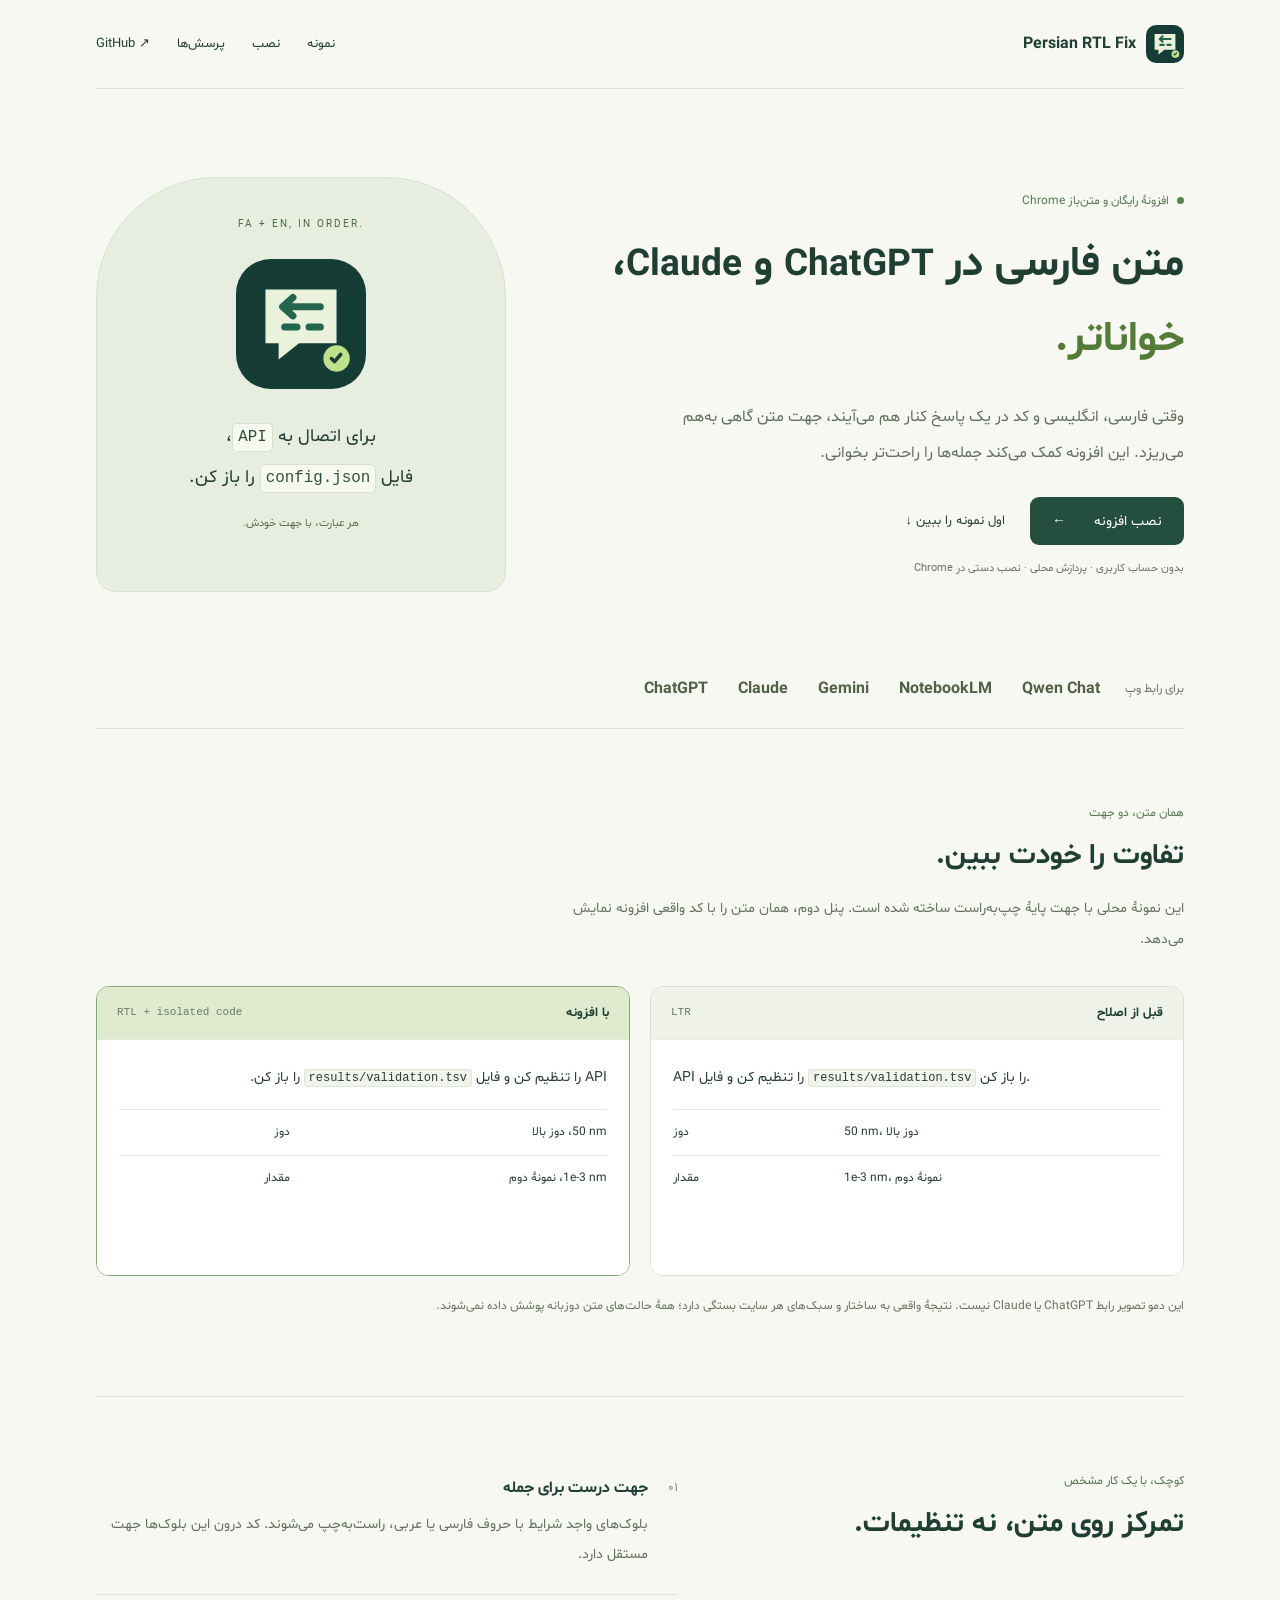
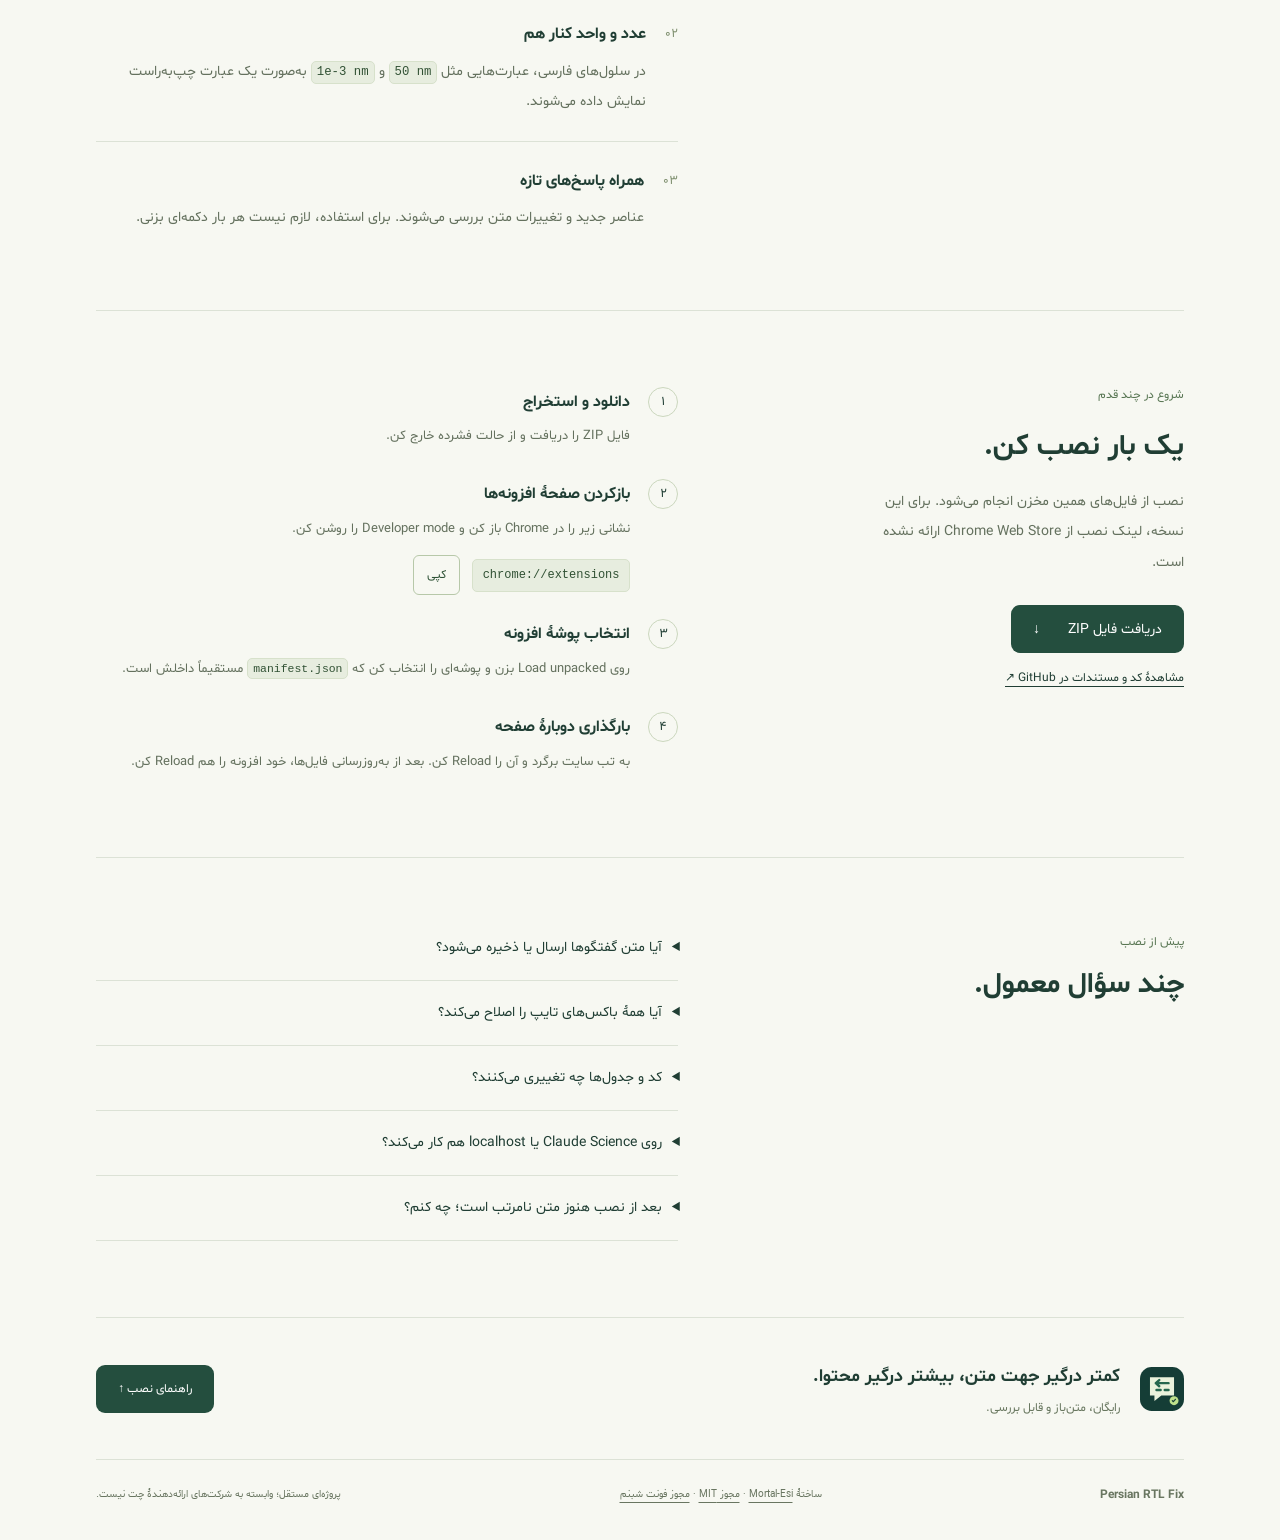
<file: docs/index.html>
<!doctype html>
<html lang="fa" dir="rtl">
<head>
  <meta charset="utf-8">
  <meta name="google-site-verification" content="Dzjs3dwL2qBqVrsQpkZq3X5v0UDGuTRKTL1tZBFpmYI">
  <meta name="viewport" content="width=device-width, initial-scale=1">
  <title>اصلاح متن فارسی در ChatGPT و Claude | Persian RTL Fix</title>
  <meta name="description" content="افزونهٔ رایگان Chrome برای بهبود جهت متن فارسی و انگلیسی در ChatGPT، Claude، Gemini و دیگر رابط‌های چت. نمونهٔ قبل و بعد، نصب دستی و راهنمای رفع مشکل.">
  <link rel="canonical" href="https://mortal-esi.github.io/ai-chat-persian-rtl-fix/">
  <meta name="robots" content="index,follow">
  <meta name="theme-color" content="#153d36">
  <meta property="og:type" content="website">
  <meta property="og:locale" content="fa_IR">
  <meta property="og:title" content="متن فارسی در ChatGPT و Claude، خواناتر.">
  <meta property="og:description" content="افزونهٔ رایگان و متن‌باز برای بهبود نمایش فارسی در کنار انگلیسی؛ همراه با دموی واقعی و راهنمای نصب.">
  <meta property="og:url" content="https://mortal-esi.github.io/ai-chat-persian-rtl-fix/">
  <meta property="og:image" content="https://mortal-esi.github.io/ai-chat-persian-rtl-fix/assets/social.png">
  <meta name="twitter:card" content="summary_large_image">
  <link rel="icon" href="assets/logo.svg" type="image/svg+xml">
  <link rel="preload" href="assets/Shabnam.woff2" as="font" type="font/woff2" crossorigin>
  <link rel="stylesheet" href="site.css">
  <script src="site.js" defer></script>
</head>
<body>
<a class="skip" href="#main">رفتن به محتوای اصلی</a>
<div class="shell">
  <header class="nav">
    <a class="brand" href="./" aria-label="صفحهٔ اصلی Persian RTL Fix"><img src="assets/logo.svg" width="38" height="38" alt=""><span dir="ltr">Persian RTL Fix</span></a>
    <nav aria-label="منوی اصلی"><a href="#demo">نمونه</a><a href="#install">نصب</a><a href="#faq">پرسش‌ها</a><a href="https://github.com/Mortal-Esi/ai-chat-persian-rtl-fix" dir="ltr">GitHub ↗</a></nav>
  </header>
  <main id="main">
    <section class="hero" aria-labelledby="hero-title">
      <div class="hero-copy">
        <p class="eyebrow"><span aria-hidden="true"></span> افزونهٔ رایگان و متن‌باز Chrome</p>
        <h1 id="hero-title">متن فارسی در <bdi>ChatGPT</bdi> و <bdi>Claude</bdi>،<br><em>خواناتر.</em></h1>
        <p class="lead">وقتی فارسی، انگلیسی و کد در یک پاسخ کنار هم می‌آیند، جهت متن گاهی به‌هم می‌ریزد. این افزونه کمک می‌کند جمله‌ها را راحت‌تر بخوانی.</p>
        <div class="actions"><a class="button primary" href="#install">نصب افزونه <span aria-hidden="true">←</span></a><a class="text-link" href="#demo">اول نمونه را ببین ↓</a></div>
        <p class="fine">بدون حساب کاربری · پردازش محلی · نصب دستی در Chrome</p>
      </div>
      <aside class="hero-art" aria-label="نشان افزونه و نمونهٔ متن ترکیبی">
        <span class="art-label" dir="ltr">FA + EN, IN ORDER.</span>
        <img src="assets/logo.svg" width="160" height="160" alt="نشان حباب گفتگو با فلش راست‌به‌چپ">
        <p>برای اتصال به <code>API</code>،<br>فایل <code>config.json</code> را باز کن.</p>
        <span class="art-caption">هر عبارت، با جهت خودش.</span>
      </aside>
    </section>
    <section class="hosts" aria-label="سایت‌های هدف"><span>برای رابط وبِ</span><div dir="ltr"><span>ChatGPT</span><span>Claude</span><span>Gemini</span><span>NotebookLM</span><span>Qwen Chat</span></div></section>

    <section id="demo" class="section demo">
      <div class="section-head"><p class="eyebrow">همان متن، دو جهت</p><h2>تفاوت را خودت ببین.</h2><p>این نمونهٔ محلی با جهت پایهٔ چپ‌به‌راست ساخته شده است. پنل دوم، همان متن را با کد واقعی افزونه نمایش می‌دهد.</p></div>
      <div class="demo-grid">
        <article class="demo-card before"><div class="demo-title"><h3>قبل از اصلاح</h3><span dir="ltr">LTR</span></div><iframe src="demo-before.html" title="متن ترکیبی با جهت اولیهٔ چپ‌به‌راست" loading="lazy"></iframe></article>
        <article class="demo-card after"><div class="demo-title"><h3>با افزونه</h3><span dir="ltr">RTL + isolated code</span></div><iframe src="demo-after.html" title="همان متن پس از اجرای کد واقعی افزونه" loading="lazy"></iframe></article>
      </div>
      <p class="note">این دمو تصویر رابط ChatGPT یا Claude نیست. نتیجهٔ واقعی به ساختار و سبک‌های هر سایت بستگی دارد؛ همهٔ حالت‌های متن دوزبانه پوشش داده نمی‌شوند.</p>
    </section>

    <section class="section details-section">
      <div class="section-head"><p class="eyebrow">کوچک، با یک کار مشخص</p><h2>تمرکز روی متن، نه تنظیمات.</h2></div>
      <div class="feature-lines">
        <article><span class="number">۰۱</span><div><h3>جهت درست برای جمله</h3><p>بلوک‌های واجد شرایط با حروف فارسی یا عربی، راست‌به‌چپ می‌شوند. کد درون این بلوک‌ها جهت مستقل دارد.</p></div></article>
        <article><span class="number">۰۲</span><div><h3>عدد و واحد کنار هم</h3><p>در سلول‌های فارسی، عبارت‌هایی مثل <code>50 nm</code> و <code>1e-3 nm</code> به‌صورت یک عبارت چپ‌به‌راست نمایش داده می‌شوند.</p></div></article>
        <article><span class="number">۰۳</span><div><h3>همراه پاسخ‌های تازه</h3><p>عناصر جدید و تغییرات متن بررسی می‌شوند. برای استفاده، لازم نیست هر بار دکمه‌ای بزنی.</p></div></article>
      </div>
    </section>

    <section id="install" class="section install">
      <div class="install-copy"><p class="eyebrow">شروع در چند قدم</p><h2>یک بار نصب کن.</h2><p>نصب از فایل‌های همین مخزن انجام می‌شود. برای این نسخه، لینک نصب از Chrome Web Store ارائه نشده است.</p><a class="button primary" href="https://github.com/Mortal-Esi/ai-chat-persian-rtl-fix/archive/refs/heads/main.zip">دریافت فایل ZIP <span aria-hidden="true">↓</span></a><a class="source-link" href="https://github.com/Mortal-Esi/ai-chat-persian-rtl-fix">مشاهدهٔ کد و مستندات در GitHub ↗</a></div>
      <ol class="steps">
        <li><span>۱</span><div><h3>دانلود و استخراج</h3><p>فایل ZIP را دریافت و از حالت فشرده خارج کن.</p></div></li>
        <li><span>۲</span><div><h3>بازکردن صفحهٔ افزونه‌ها</h3><p>نشانی زیر را در Chrome باز کن و <bdi>Developer mode</bdi> را روشن کن.</p><div class="copy-row"><code id="extensions-url">chrome://extensions</code><button id="copy-url" type="button" aria-label="کپی نشانی صفحهٔ افزونه‌ها">کپی</button><span class="sr-only" id="copy-status" role="status"></span></div></div></li>
        <li><span>۳</span><div><h3>انتخاب پوشهٔ افزونه</h3><p>روی <bdi>Load unpacked</bdi> بزن و پوشه‌ای را انتخاب کن که <code>manifest.json</code> مستقیماً داخلش است.</p></div></li>
        <li><span>۴</span><div><h3>بارگذاری دوبارهٔ صفحه</h3><p>به تب سایت برگرد و آن را Reload کن. بعد از به‌روزرسانی فایل‌ها، خود افزونه را هم Reload کن.</p></div></li>
      </ol>
    </section>

    <section id="faq" class="section faq">
      <div class="section-head"><p class="eyebrow">پیش از نصب</p><h2>چند سؤال معمول.</h2></div>
      <div class="questions">
        <details><summary>آیا متن گفتگوها ارسال یا ذخیره می‌شود؟</summary><p>کد فعلی افزونه متن گفتگو را جمع‌آوری، ارسال یا ذخیره نمی‌کند؛ پردازش روی همان صفحه انجام می‌شود. مجوز <code>activeTab</code> برای بررسی دامنهٔ تب هنگام کلیک روی آیکون است. این موضوع به معنی تغییر سیاست حریم خصوصی سایت میزبان نیست.</p></details>
        <details><summary>آیا همهٔ باکس‌های تایپ را اصلاح می‌کند؟</summary><p>خیر. عناصر <code>contenteditable</code> می‌توانند کلاس جهت بگیرند، اما متن ویرایشگر بازنویسی نمی‌شود. <code>textarea</code> و <code>input</code> از پردازش کنار گذاشته شده‌اند.</p></details>
        <details><summary>کد و جدول‌ها چه تغییری می‌کنند؟</summary><p>محتوای کد بازنویسی نمی‌شود. سلول‌های جدول واجد شرایط راست‌چین می‌شوند، بدون تغییر مستقیم جهت خود جدول. ایزوله‌سازی عدد و واحد به فهرست واحدهای شناخته‌شده و یک گرهٔ متنی محدود است.</p></details>
        <details><summary>روی Claude Science یا localhost هم کار می‌کند؟</summary><p>صفحات <code>http://localhost/*</code> داخل Chrome در فهرست‌اند، با هر پورت. این دسترسی محدود به برنامهٔ خاصی نیست. اجرای افزونه داخل اپ دسکتاپ Claude Science تأیید نشده؛ <code>https://localhost</code> و <code>127.0.0.1</code> هم در فهرست فعلی نیستند.</p></details>
        <details><summary>بعد از نصب هنوز متن نامرتب است؛ چه کنم؟</summary><p>ابتدا افزونه و سپس تب سایت را دوباره بارگذاری کن. پنجرهٔ افزونه پشتیبانی دامنه را نشان می‌دهد، نه اجرای موفق روی تمام بخش‌های صفحه. اگر مشکل باقی ماند، <a href="https://github.com/Mortal-Esi/ai-chat-persian-rtl-fix/issues/new">گزارش اشکال</a> را همراه متن نمونه، نسخهٔ Chrome و تصویر بدون اطلاعات شخصی ثبت کن.</p></details>
      </div>
    </section>
    <section class="closing"><img src="assets/logo.svg" width="44" height="44" alt=""><div><h2>کمتر درگیر جهت متن، بیشتر درگیر محتوا.</h2><p>رایگان، متن‌باز و قابل بررسی.</p></div><a href="#install" class="button primary">راهنمای نصب ↑</a></section>
  </main>
  <footer><span dir="ltr">Persian RTL Fix</span><p>ساختهٔ <a href="https://github.com/Mortal-Esi">Mortal-Esi</a> · <a href="https://github.com/Mortal-Esi/ai-chat-persian-rtl-fix/blob/main/LICENSE">مجوز MIT</a> · <a href="assets/OFL.txt">مجوز فونت شبنم</a></p><p>پروژه‌ای مستقل؛ وابسته به شرکت‌های ارائه‌دهندهٔ چت نیست.</p></footer>
</div>
</body>
</html>
</file>
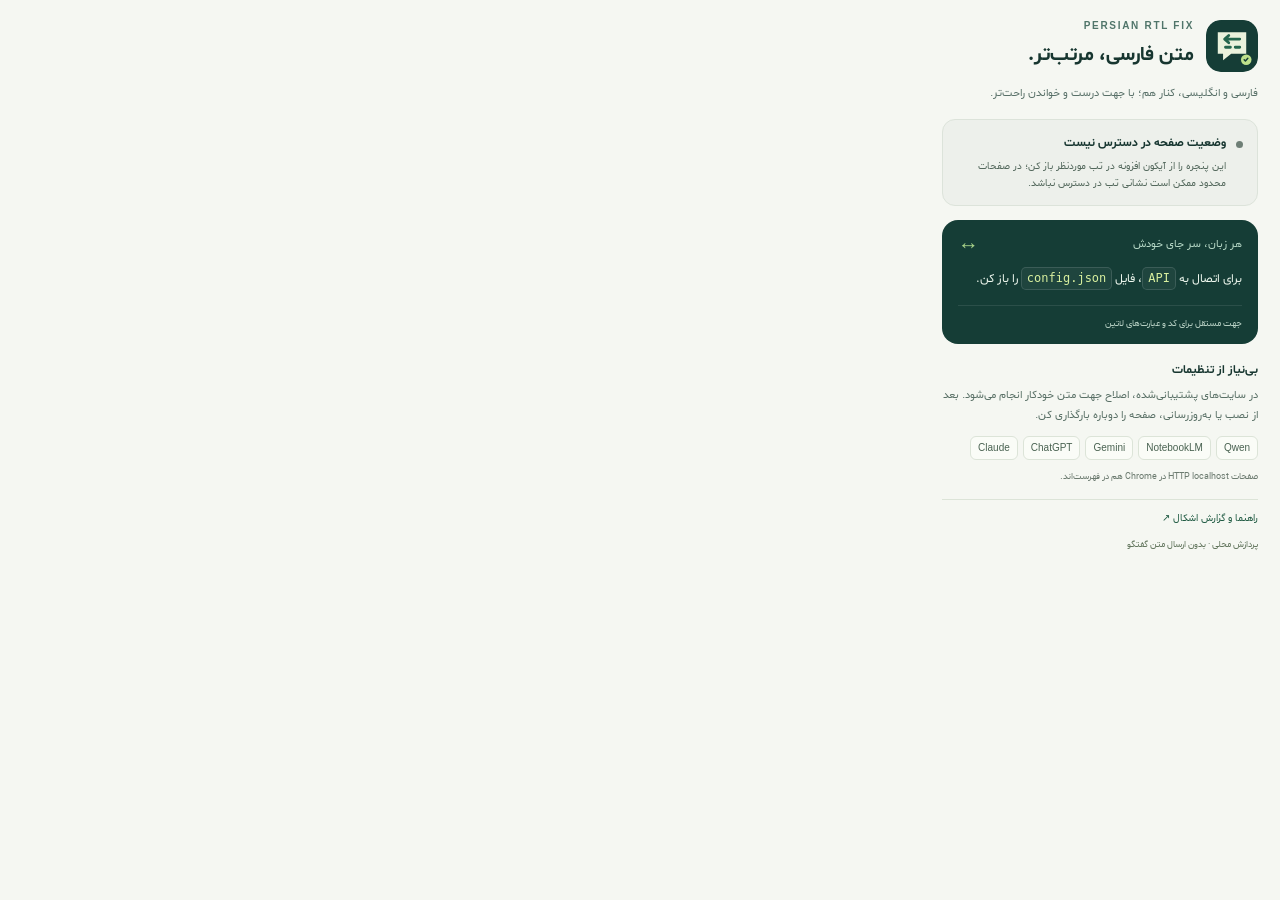
<file: popup.html>
<!doctype html>
<html lang="fa" dir="rtl">
<head>
<meta charset="utf-8">
<meta name="viewport" content="width=device-width, initial-scale=1">
<meta name="color-scheme" content="light">
<title>متن فارسی، مرتب‌تر</title>
<link rel="stylesheet" href="popup.css">
<script src="popup.js" defer></script>
</head>
<body><main>
<header class="brand">
<img src="icons/logo.svg" width="52" height="52" alt="" class="logo">
<div><p class="eyebrow" dir="ltr">PERSIAN RTL FIX</p><h1>متن فارسی، مرتب‌تر.</h1></div>
</header>
<p class="intro">فارسی و انگلیسی، کنار هم؛ با جهت درست و خواندن راحت‌تر.</p>
<section class="status" id="status" data-state="loading" aria-labelledby="status-title" aria-live="polite">
<span class="status-dot" aria-hidden="true"></span>
<div><h2 id="status-title">در حال بررسی صفحه…</h2><bdi id="site" dir="ltr" hidden></bdi><p id="status-detail">دامنهٔ این تب با فهرست افزونه مقایسه می‌شود.</p></div>
</section>
<section class="preview" aria-labelledby="preview-title">
<div class="preview-heading"><h2 id="preview-title">هر زبان، سر جای خودش</h2><span class="mini-mark" aria-hidden="true">↔</span></div>
<p class="sample">برای اتصال به <code dir="ltr">API</code>، فایل <code dir="ltr">config.json</code> را باز کن.</p>
<div class="sample-rule"></div><p class="preview-note">جهت مستقل برای کد و عبارت‌های لاتین</p>
</section>
<section class="how" aria-labelledby="how-title">
<h2 id="how-title">بی‌نیاز از تنظیمات</h2>
<p>در سایت‌های پشتیبانی‌شده، اصلاح جهت متن خودکار انجام می‌شود. بعد از نصب یا به‌روزرسانی، صفحه را دوباره بارگذاری کن.</p>
<div class="platforms" dir="ltr" aria-label="سایت‌های پشتیبانی‌شده"><span>Claude</span><span>ChatGPT</span><span>Gemini</span><span>NotebookLM</span><span>Qwen</span></div>
<p class="local-note">صفحات <bdi dir="ltr">HTTP localhost</bdi> در Chrome هم در فهرست‌اند.</p>
</section>
<footer><a href="https://github.com/Mortal-Esi/ai-chat-persian-rtl-fix#installation" target="_blank" rel="noopener noreferrer">راهنما و گزارش اشکال <span aria-hidden="true">↗</span></a><span class="version" id="version" dir="ltr"></span></footer>
<p class="privacy">پردازش محلی · بدون ارسال متن گفتگو</p>
</main></body>
</html>
</file>
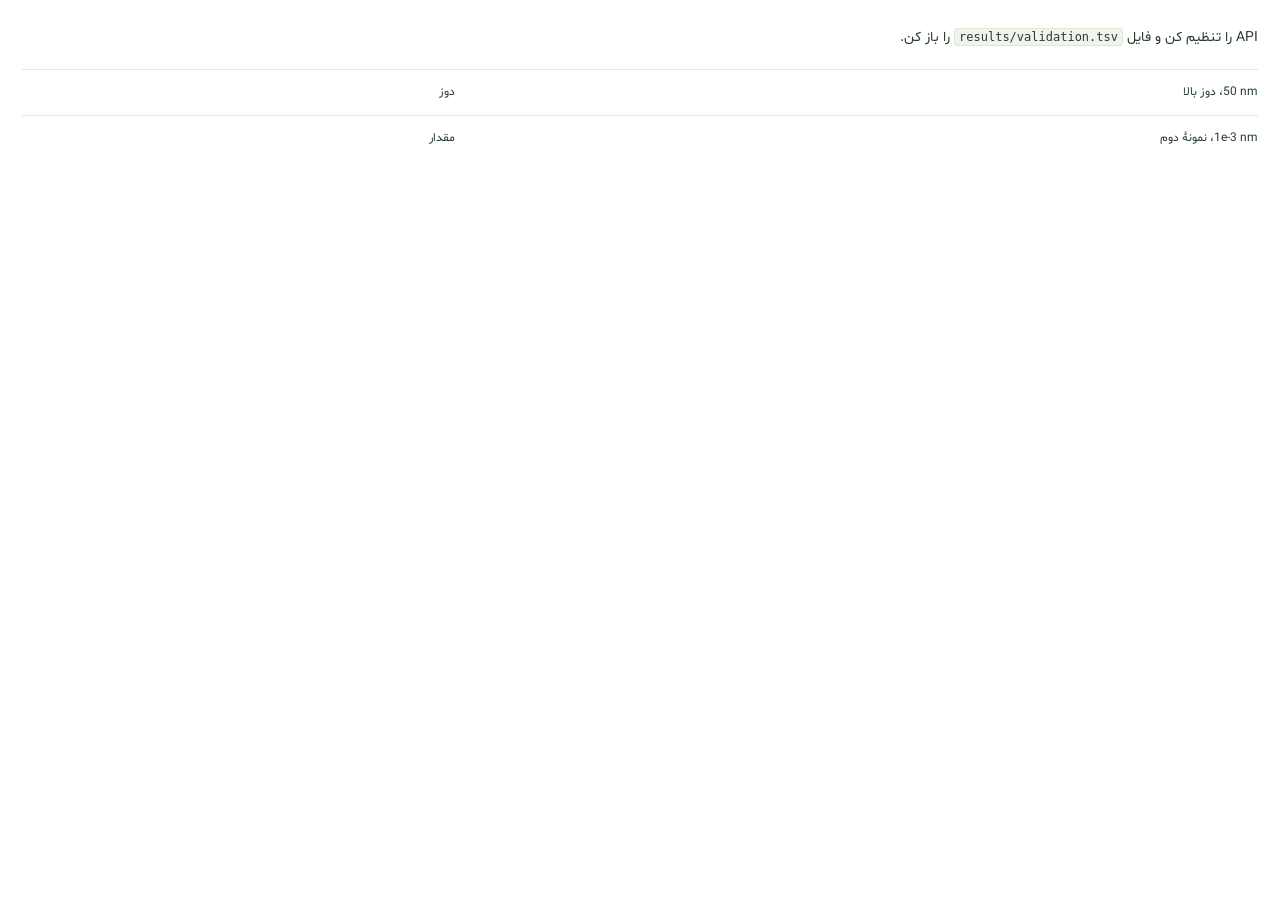
<file: docs/demo-after.html>
<!doctype html>
<html lang="fa" dir="ltr"><head><meta charset="utf-8"><meta name="viewport" content="width=device-width, initial-scale=1"><meta name="robots" content="noindex"><title>پس از اصلاح — دموی محلی</title><link rel="stylesheet" href="demo.css"><link rel="stylesheet" href="assets/style.css"><script src="assets/content.js" defer></script></head><body>
<p>API را تنظیم کن و فایل <code>results/validation.tsv</code> را باز کن.</p>
<table><tbody><tr><td>دوز</td><td>50 nm، دوز بالا</td></tr><tr><td>مقدار</td><td>1e-3 nm، نمونهٔ دوم</td></tr></tbody></table>
</body></html>
</file>
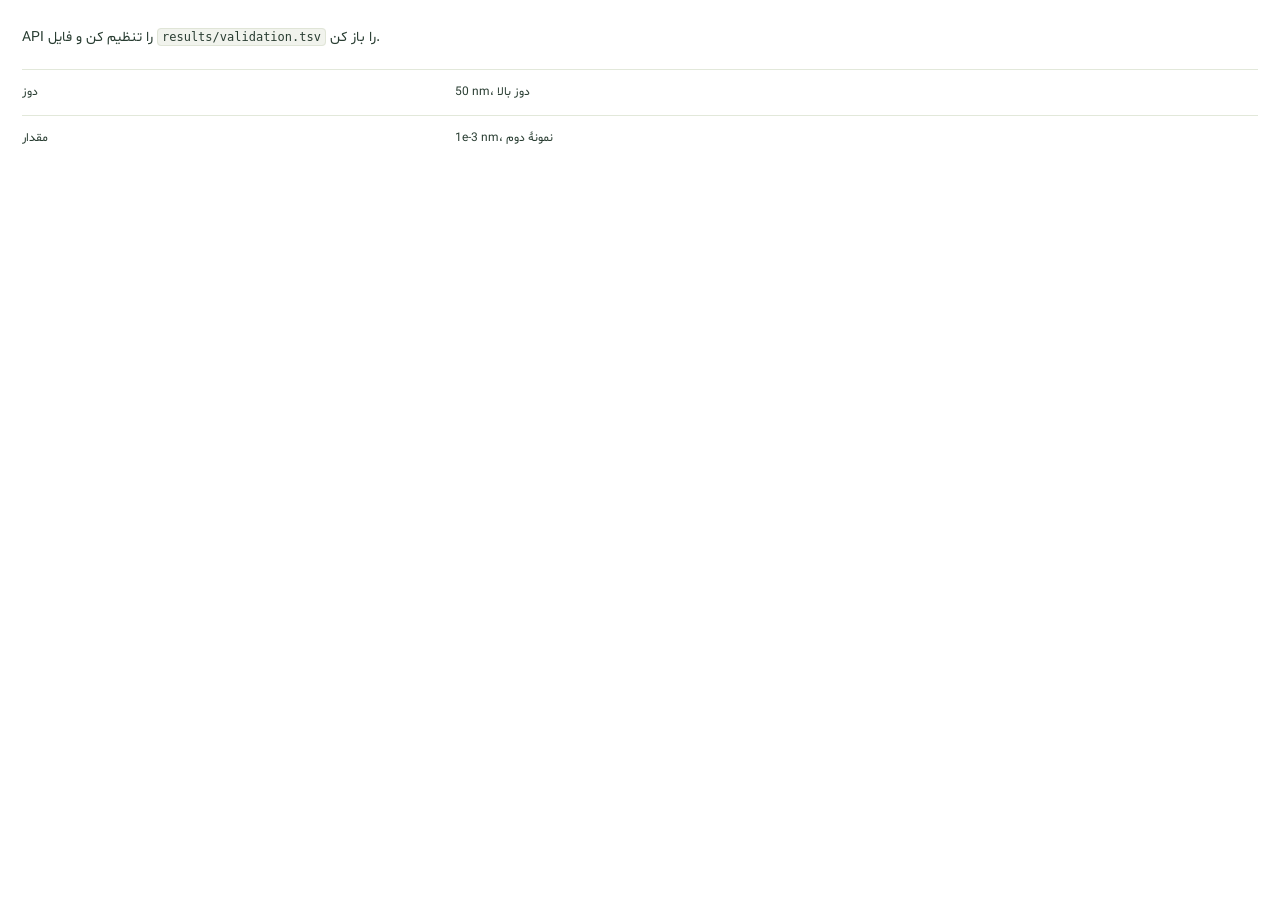
<file: docs/demo-before.html>
<!doctype html>
<html lang="fa" dir="ltr"><head><meta charset="utf-8"><meta name="viewport" content="width=device-width, initial-scale=1"><meta name="robots" content="noindex"><title>قبل از اصلاح — دموی محلی</title><link rel="stylesheet" href="demo.css"></head><body>
<p>API را تنظیم کن و فایل <code>results/validation.tsv</code> را باز کن.</p>
<table><tbody><tr><td>دوز</td><td>50 nm، دوز بالا</td></tr><tr><td>مقدار</td><td>1e-3 nm، نمونهٔ دوم</td></tr></tbody></table>
</body></html>
</file>
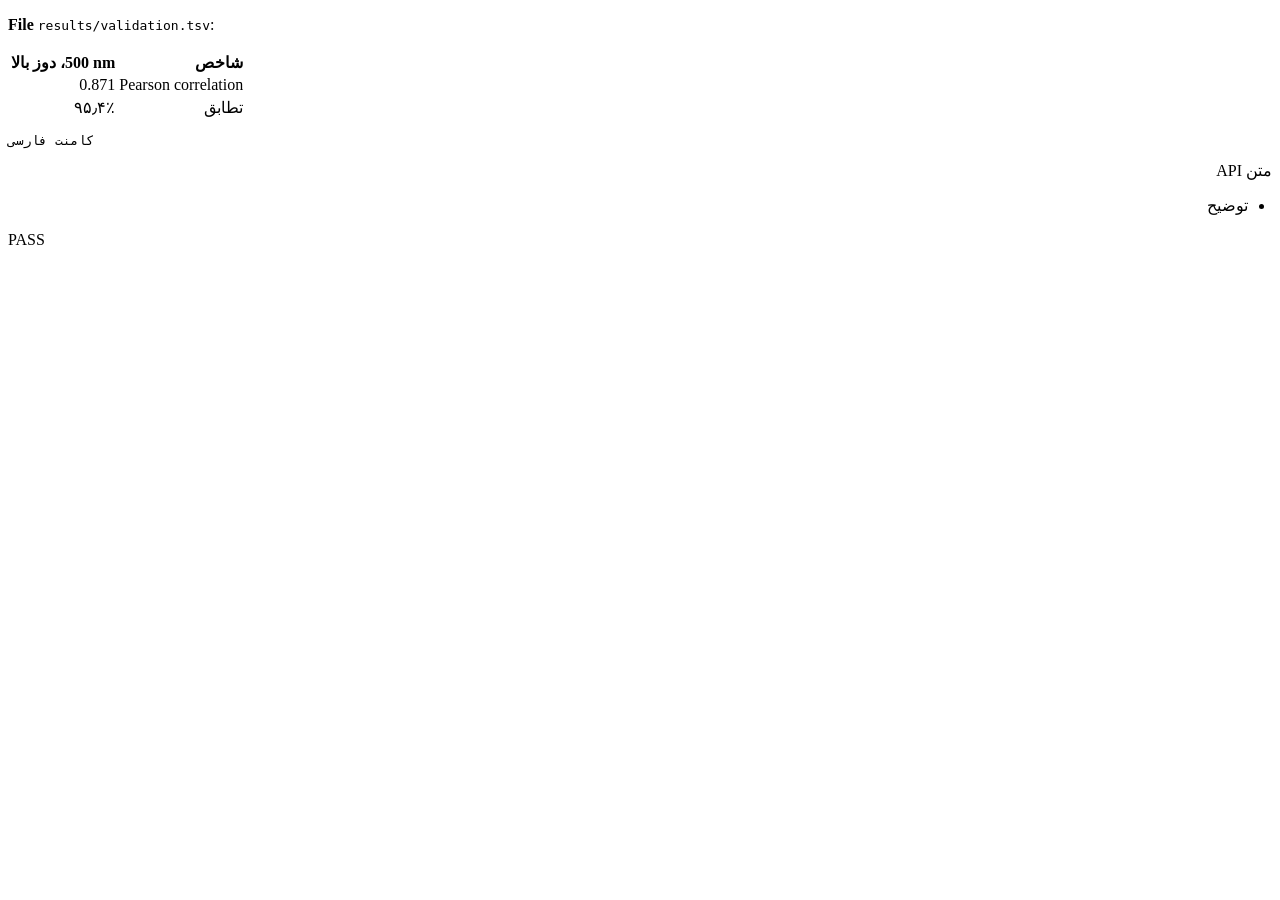
<file: tests/mixed-text.html>
<!doctype html>
<meta charset="utf-8">
<title>Mixed-text browser regression checks</title>
<link rel="stylesheet" href="../style.css">
<script src="../content.js"></script>
<main>
  <p id="mixed" dir="auto"><strong>طبق</strong> <code>results/validation.tsv</code>:</p>
  <table dir="rtl">
    <tr><th>شاخص</th><th id="unit">50 nm، دوز بالا</th></tr>
    <tr><td>Pearson correlation</td><td id="num">0.871</td></tr>
    <tr><td>تطابق</td><td id="pct">۹۵٫۴٪</td></tr>
  </table>
  <pre><code><span>کامنت فارسی</span></code></pre>
  <div contenteditable="true">متن API</div>
  <ul><li><p>توضیح</p></li></ul>
</main>
<output>Running…</output>
<script>
document.addEventListener("DOMContentLoaded", async () => {
  const get = selector => document.querySelector(selector);
  const css = selector => getComputedStyle(get(selector));
  const nextUpdate = () => new Promise(resolve => requestAnimationFrame(() => requestAnimationFrame(resolve)));
  function check(ok, label) {
    if (!ok) throw Error(label);
  }
  try {
    check(css("#mixed").direction === "rtl" && css("#mixed code").direction === "ltr", "Inline code");
    check(css("#num").direction === "ltr" && css("#pct").direction === "ltr", "Numeric direction");
    check(css("#num").textAlign === "right" && css("th").textAlign === "right", "Column alignment");
    check(css("td").display === "table-cell" && css("table").direction === "rtl", "Native table layout");
    check(css("pre span").display === "inline", "Syntax tokens");
    check(css("ul").direction === "rtl" && css("[contenteditable]").direction === "rtl", "List and editor");
    for (const quantity of ["50 nm", "500 nm"]) {
      const expected = quantity + "، دوز بالا";
      get("#unit").textContent = expected;
      await nextUpdate();
      check(get("#unit").textContent === expected, "Copyable text");
      const node = get("#unit bdi").firstChild;
      let previous = -Infinity;
      for (let i = 0; i < quantity.length; i++) {
        const range = new Range();
        range.setStart(node, i);
        range.setEnd(node, i + 1);
        const x = range.getBoundingClientRect().x;
        check(x > previous, "Number and unit glyph order");
        previous = x;
      }
    }
    get("#mixed strong").firstChild.data = "File";
    await nextUpdate();
    check(css("#mixed").direction === "ltr" && get("#mixed").dir === "auto", "Restored host direction");
    get("output").textContent = "PASS";
  } catch (error) {
    get("output").textContent = "FAIL — " + error.message;
    throw error;
  }
});
</script>
</file>
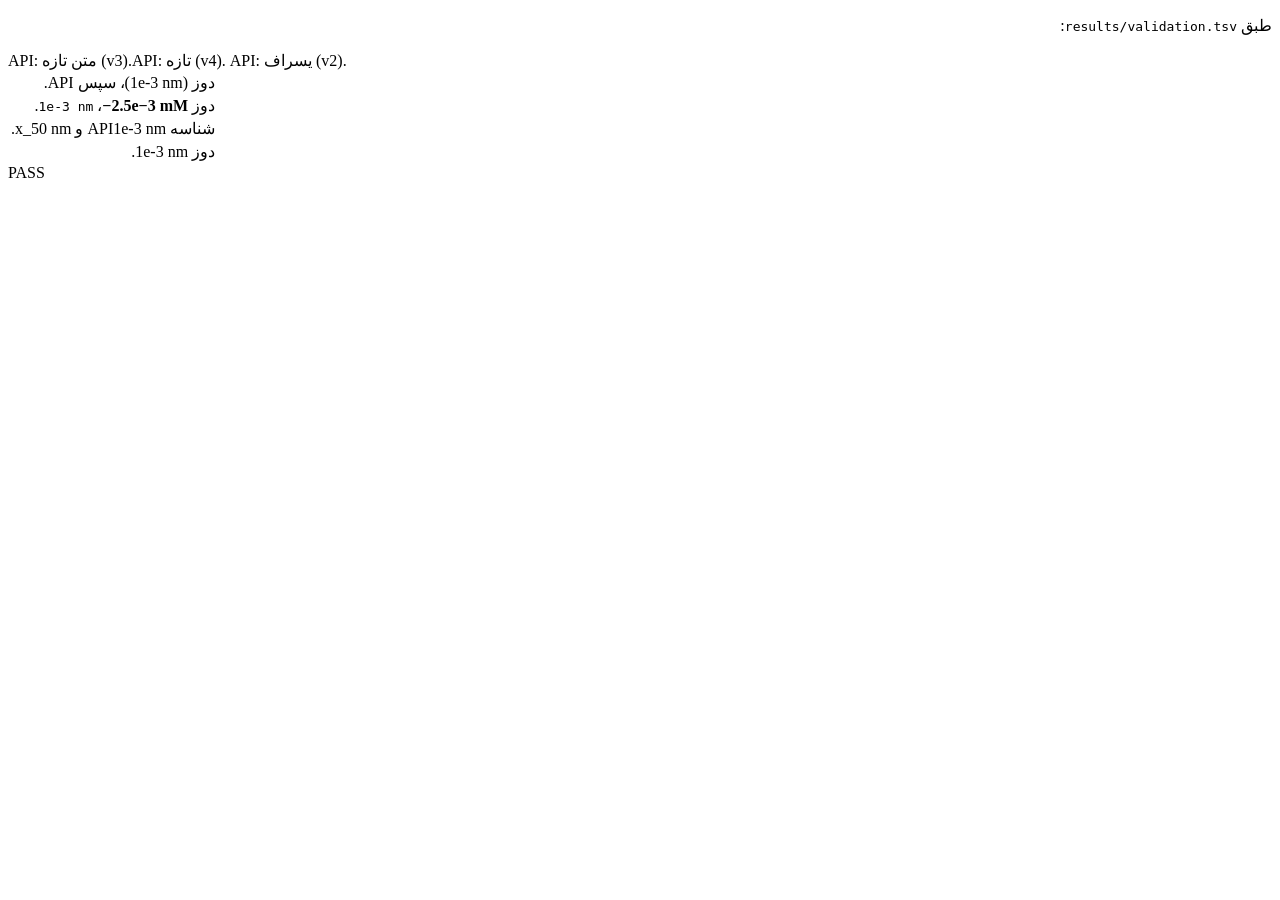
<file: tests/regressions.html>
<!doctype html>
<meta charset="utf-8">
<title>Bidi regressions</title>
<link rel="stylesheet" href="../style.css">
<script src="../content.js"></script>
<p>طبق <code>results/validation.tsv</code>:</p>
<bdi dir="ltr"><span contenteditable="false" id="isolated">API: فارسی (v2).</span></bdi>
<bdo dir="ltr"><span contenteditable="false" id="override">API: فارسی (v2).</span></bdo>
<table><tr><td id="scientific">دوز 1e-3 nm، سپس 2E+4 Hz.</td></tr>
<tr><td id="formatted">دوز <strong>−2.5e−3 mM</strong>، <code>1e-3 nm</code>.</td></tr>
<tr><td id="identifier">شناسه API1e-3 nm و x_50 nm.</td></tr>
<tr><td contenteditable="true" id="editor">دوز 1e-3 nm.</td></tr></table>
<output>RUNNING</output>
<script>
document.addEventListener("DOMContentLoaded", async () => {
  const failures = [];
  const check = (ok, name) => { if (!ok) failures.push(name); };
  const update = () => new Promise(resolve => requestAnimationFrame(() => requestAnimationFrame(resolve)));
  for (const id of ["isolated", "override"]) {
    check(!document.getElementById(id).classList.contains("prsn-rtl-block"),
      id + ": preserve explicit bidi boundary");
  }
  check(JSON.stringify([...document.querySelectorAll("#scientific bdi")].map(el => el.textContent))
    === JSON.stringify(["1e-3 nm", "2E+4 Hz"]), "isolate whole scientific quantities");
  check(document.querySelector("#formatted strong bdi")?.textContent === "−2.5e−3 mM",
    "preserve bold scientific quantity");
  check(!document.querySelector("#formatted code bdi, #identifier bdi, #editor bdi"),
    "leave code, identifiers, and editable DOM intact");
  const cell = document.getElementById("scientific");
  for (const quantity of ["−2.5e−3 mM", "50 nm", "1e-3 nm"]) {
    const expected = "دوز (" + quantity + ")، سپس API.";
    cell.textContent = expected;
    await update();
    check(cell.textContent === expected, "preserve punctuation and copyable text");
    check(cell.querySelectorAll("bdi").length === 1
      && cell.querySelector("bdi").textContent === quantity, "streamed quantity");
    const node = cell.querySelector("bdi")?.firstChild;
    if (node) {
      let previous = -Infinity;
      for (let i = 0; i < node.length; i++) {
        const range = document.createRange();
        range.setStart(node, i);
        range.setEnd(node, i + 1);
        const x = range.getBoundingClientRect().x;
        check(x > previous, "scientific quantity glyph order");
        previous = x;
      }
    }
    cell.append(document.createTextNode(" "));
    await update();
    check(cell.querySelectorAll("bdi").length === 1 && !cell.querySelector("bdi bdi"),
      "repeat inspection does not nest isolates");
  }
  const isolated = document.getElementById("isolated");
  isolated.firstChild.data = "API: متن تازه (v3).";
  await update();
  check(!isolated.classList.contains("prsn-rtl-block"), "preserve boundary after text update");
  const added = document.createElement("span");
  added.contentEditable = "false";
  added.textContent = "API: تازه (v4).";
  isolated.parentElement.append(added);
  await update();
  check(!added.classList.contains("prsn-rtl-block"), "preserve dynamically inserted boundary descendants");
  document.querySelector("output").textContent = failures.length ? "FAIL: " + failures.join("; ") : "PASS";
});
</script>
</file>
<file: docs/site.css>
@font-face{font-family:Shabnam;src:url("assets/Shabnam.woff2") format("woff2");font-weight:400;font-display:swap}
@font-face{font-family:Shabnam;src:url("assets/Shabnam-Bold.woff2") format("woff2");font-weight:700;font-display:swap}
:root{font-family:Shabnam,sans-serif;color:#203e34;background:#f7f8f2;font-synthesis:none;scroll-behavior:smooth}
*{box-sizing:border-box}body{margin:0}a{color:inherit;text-underline-offset:5px}button{font:inherit}a,button,summary{-webkit-tap-highlight-color:transparent}a:focus-visible,button:focus-visible,summary:focus-visible{outline:3px solid #608c53;outline-offset:5px}button,a,summary{touch-action:manipulation}
.shell{max-width:1160px;margin:auto;padding:0 36px}.nav{display:flex;align-items:center;justify-content:space-between;gap:20px;padding:25px 0;border-bottom:1px solid #dce2d6}.brand{display:flex;gap:10px;align-items:center;text-decoration:none;font:700 16px/1.5 Shabnam,sans-serif}.nav nav{display:flex;gap:27px;font-size:13px}.nav nav a{text-decoration:none}.nav nav a:hover{text-decoration:underline}
.hero{display:grid;grid-template-columns:1.25fr .85fr;gap:75px;align-items:center;padding:88px 0 66px}.eyebrow{font-size:12px;color:#587653;margin:0 0 18px;display:flex;align-items:center;gap:8px}.eyebrow>span{width:7px;height:7px;border-radius:50%;background:#528548}h1{font-size:43px;line-height:1.75;letter-spacing:normal;margin:0;font-weight:700}h1 bdi{font-size:.85em}h1 em{font-style:normal;color:#547b38}.lead{max-width:540px;font-size:16px;line-height:2.25;color:#647160;margin:22px 0 26px}.actions{display:flex;gap:25px;align-items:center}.button{display:inline-flex;align-items:center;justify-content:center;gap:28px;border-radius:9px;padding:12px 22px;font-size:14px;text-decoration:none;min-height:48px}.primary{color:#fff;background:#244e3e}.primary:hover{background:#143b2c}.text-link{font-size:13px;text-decoration:none}.fine{font-size:11px;color:#697663;margin:16px 0 0}
.hero-art{position:relative;background:#e7eddf;border:1px solid #d8e1cd;border-radius:120px 120px 20px 20px;min-height:415px;text-align:center;padding:40px 28px 30px;display:flex;flex-direction:column;align-items:center}.art-label{font-size:10px;letter-spacing:2px;color:#4d6b48;margin:0 0 28px}.hero-art img{width:130px;height:130px}.hero-art p{font-size:18px;line-height:2.3;margin:27px 0 17px}.art-caption{font-size:11px;color:#58704b}
code{direction:ltr;unicode-bidi:isolate;display:inline-block;font: .88em/1.7 ui-monospace,"SFMono-Regular",Consolas,monospace;background:#e7eddf;border:1px solid #d7e1cb;border-radius:5px;padding:0 5px;color:#315134}.hero-art code{background:#f7f9f1}
.hosts{display:flex;gap:25px;align-items:center;padding:20px 0 28px;border-bottom:1px solid #dce2d6;font-size:12px;color:#6c7566}.hosts div{display:flex;flex-wrap:wrap;gap:30px;font-size:16px;font-weight:700;color:#516047}
.section{padding:76px 0;border-bottom:1px solid #dce2d6;scroll-margin-top:24px}.section-head{max-width:650px;margin-bottom:30px}.section-head .eyebrow{margin-bottom:9px}h2{font-size:29px;line-height:1.8;margin:0 0 12px}h3{font-size:16px;line-height:1.9;margin:0}.section-head>p:last-child{font-size:14px;line-height:2.2;color:#65725e;margin:0}.demo-grid{display:grid;grid-template-columns:1fr 1fr;gap:20px}.demo-card{border:1px solid #d9dfd3;border-radius:13px;overflow:hidden;background:#fff}.demo-card.after{border-color:#87a776}.demo-title{display:flex;justify-content:space-between;align-items:center;padding:14px 20px;border-bottom:1px solid #e8ede1;background:#eef2e8}.demo-title h3{font-size:13px}.demo-title span{font:11px/1.6 ui-monospace,monospace;color:#687b61}.after .demo-title{background:#e0eacf}.demo-card iframe{display:block;border:0;width:100%;height:235px;background:white}.note{font-size:12px;line-height:2.2;color:#687360;margin:17px 0 0;max-width:800px}
.details-section{display:grid;grid-template-columns:.85fr 1.15fr;gap:75px}.feature-lines article{display:flex;gap:20px;padding:0 0 24px;margin:0 0 24px;border-bottom:1px solid #dce2d6}.feature-lines article:last-child{border:0;margin:0;padding:0}.number{font-size:13px;color:#809171;padding-top:6px}.feature-lines p{font-size:14px;line-height:2.15;color:#64715e;margin:7px 0 0}
.install{display:grid;grid-template-columns:.85fr 1.15fr;gap:75px}.install-copy p:not(.eyebrow){font-size:14px;line-height:2.2;color:#64715e;max-width:330px}.install-copy .button{margin-top:12px}.source-link{display:block;font-size:12px;margin-top:17px}.steps{list-style:none;padding:0;margin:0}.steps li{display:flex;gap:18px;margin-bottom:24px}.steps li:last-child{margin:0}.steps li>span{display:flex;align-items:center;justify-content:center;flex:none;width:30px;height:30px;border-radius:50%;border:1px solid #cbd7be;font-size:13px}.steps p{font-size:13px;line-height:2.2;color:#64715e;margin:5px 0}.copy-row{display:flex;align-items:center;gap:12px;flex-wrap:wrap;margin-top:12px}.copy-row code{padding:5px 10px;font-size:12px}.copy-row button{background:transparent;border:1px solid #b7c8a9;border-radius:6px;padding:7px 13px;color:#2e5236;cursor:pointer;font-size:12px;min-height:40px}
.faq{display:grid;grid-template-columns:.85fr 1.15fr;gap:75px}.questions details{border-bottom:1px solid #dce2d6;padding:18px 0}.questions details:first-child{padding-top:0}.questions summary{font-size:14px;line-height:2;cursor:pointer;list-style-position:outside;margin-right:16px}.questions p{font-size:13px;line-height:2.3;color:#64715e;margin:13px 16px 0}.closing{display:flex;align-items:center;gap:20px;padding:43px 0}.closing h2{font-size:18px;margin:0}.closing p{margin:6px 0 0;font-size:12px;color:#67765e}.closing .button{margin-right:auto;font-size:12px}
footer{border-top:1px solid #dce2d6;padding:25px 0 35px;display:flex;justify-content:space-between;gap:15px;align-items:center;flex-wrap:wrap;color:#697661;font-size:10px}footer>span{font-weight:700;font-size:12px}footer p{margin:0;line-height:2}
.skip{position:fixed;top:-100px;right:20px;background:#fff;padding:12px;z-index:10}.skip:focus{top:10px}.sr-only{position:absolute;width:1px;height:1px;overflow:hidden;clip-path:inset(50%)}
@media(max-width:900px){.hero{gap:35px;padding-top:55px}h1{font-size:34px}.hero-art{min-height:380px;padding-right:15px;padding-left:15px}.details-section,.install,.faq{gap:35px}.hosts div{gap:20px}}
@media(max-width:640px){.shell{padding:0 22px}.nav{padding:19px 0;align-items:flex-start;gap:15px}.brand{font-size:12px;gap:7px}.brand img{width:30px;height:30px}.nav nav{gap:14px;font-size:11px;flex-wrap:wrap;justify-content:flex-end;max-width:160px}.hero{grid-template-columns:1fr;gap:33px;padding:45px 0 35px}h1{font-size:32px;line-height:1.9}.lead{font-size:14px;margin:16px 0 22px}.hero-art{min-height:330px;padding:27px 24px;border-radius:80px 80px 16px 16px}.hero-art img{width:100px;height:100px}.art-label{margin-bottom:18px}.hero-art p{font-size:16px;margin:18px 0 12px}.hosts{display:block}.hosts>span{display:block;margin-bottom:15px}.hosts div{font-size:13px;gap:15px}.section{padding:45px 0}h2{font-size:24px}.section-head>p:last-child{font-size:13px}.demo-grid,.details-section,.install,.faq{grid-template-columns:1fr;gap:24px}.demo-card iframe{height:260px}.section-head{margin-bottom:20px}.details-section .section-head,.faq .section-head{margin:0}.feature-lines p{font-size:13px}.closing{flex-wrap:wrap;gap:14px;padding:30px 0}.closing h2{font-size:15px}.closing .button{margin-right:58px}.button{font-size:13px}.fine{font-size:10px}.actions{gap:20px}footer{align-items:flex-start;flex-direction:column;gap:8px}}
@media(prefers-reduced-motion:reduce){:root{scroll-behavior:auto}}
</file>
<file: popup.css>
@font-face {
  font-family: Shabnam;
  src: url("fonts/Shabnam.woff2") format("woff2");
  font-style: normal;
  font-weight: 400;
  font-display: swap;
}
@font-face {
  font-family: Shabnam;
  src: url("fonts/Shabnam-Bold.woff2") format("woff2");
  font-style: normal;
  font-weight: 700;
  font-display: swap;
}
:root { color-scheme: light; font-family: Shabnam, sans-serif; color: #173630; background: #f5f7f2; font-synthesis: none; }
* { box-sizing: border-box; }
body { width: 360px; margin: 0; }
main { padding: 20px 22px 14px; }
.brand { display: flex; align-items: center; gap: 12px; }
.logo { flex: none; border-radius: 15px; }
.eyebrow { margin: 0 0 7px; font: 600 10px/1.2 "Segoe UI", sans-serif; letter-spacing: 1.7px; text-align: right; color: #50756a; }
h1 { margin: 0; font-size: 20px; line-height: 1.65; letter-spacing: normal; }
h2 { margin: 0; font-size: 12px; line-height: 1.8; }
.intro { margin: 12px 0 14px; font-size: 11px; line-height: 1.9; color: #587068; }
.status { display: flex; gap: 10px; padding: 13px 14px; background: #e5eee6; border: 1px solid #d3e2d4; border-radius: 13px; }
.status-dot { width: 7px; height: 7px; margin-top: 8px; border-radius: 50%; background: #6f7f76; flex: none; }
.status[data-state="supported"] .status-dot { background: #217455; box-shadow: 0 0 0 4px #21745512; }
.status[data-state="unsupported"] { background: #f0ede4; border-color: #e3ddcd; }
.status[data-state="unsupported"] .status-dot { background: #8a6a2e; }
.status[data-state="unavailable"] { background: #edf0eb; border-color: #dce3da; }
.status p { margin: 4px 0 0; font-size: 10px; line-height: 1.7; color: #53685c; }
#site { display: block; width: fit-content; max-width: 252px; margin: 3px 0; font: 11px/1.6 "Segoe UI", sans-serif; overflow-wrap: anywhere; color: #365d4b; }
#site[hidden] { display: none; }
.preview { margin-top: 14px; padding: 14px 16px 12px; border-radius: 16px; background: #153d36; color: #eff8ef; }
.preview-heading { display: flex; justify-content: space-between; align-items: center; gap: 10px; }
.preview-heading h2 { color: #b7d9c7; font-size: 11px; font-weight: normal; }
.mini-mark { font: 21px/1 "Segoe UI", sans-serif; color: #a9d38a; }
.sample { margin: 12px 0; font-size: 12px; line-height: 2.1; }
code { display: inline-block; direction: ltr; unicode-bidi: isolate; border: 1px solid #ffffff20; background: #ffffff0b; color: #d8ef9e; border-radius: 5px; padding: 0 5px; font: 12px/1.7 "SFMono-Regular", Consolas, monospace; }
.sample-rule { height: 1px; background: #ffffff18; }
.preview-note { margin: 10px 0 0; color: #b5cec2; font-size: 9px; line-height: 1.8; }
.how { margin-top: 16px; }
.how > p { margin: 5px 0 10px; color: #597066; font-size: 11px; line-height: 1.8; }
.platforms { display: flex; flex-wrap: wrap; gap: 5px; justify-content: flex-end; }
.platforms span { padding: 4px 7px; border: 1px solid #dce4d8; border-radius: 6px; background: #fafcf7; color: #496251; font: 10px/1.4 "Segoe UI", sans-serif; }
.how .local-note { margin: 9px 0 0; font-size: 9px; color: #6c7b70; }
footer { display: flex; justify-content: space-between; align-items: center; gap: 12px; border-top: 1px solid #dce4d8; margin-top: 14px; padding-top: 10px; }
a { color: #205b43; text-decoration: none; font-size: 10px; line-height: 1.8; }
a:hover { text-decoration: underline; }
a:focus-visible { outline: 2px solid #267b58; outline-offset: 4px; border-radius: 3px; }
.version { color: #748273; font: 10px/1.8 "Segoe UI", sans-serif; }
.privacy { margin: 9px 0 0; color: #64775f; font-size: 9px; line-height: 1.8; }
</file>
<file: docs/demo.css>
@font-face{font-family:Shabnam;src:url("assets/Shabnam.woff2") format("woff2");font-weight:400;font-display:swap}
*{box-sizing:border-box}body{margin:0;padding:22px;color:#293d32;background:#fff;font:14px/2.25 Shabnam,sans-serif}
p{margin:0 0 15px;direction:ltr;text-align:left}
code{font:12px/1.7 ui-monospace,monospace;background:#f1f3ed;border:1px solid #e0e5d7;border-radius:4px;padding:1px 4px}
table{width:100%;border-collapse:collapse;direction:ltr;font-size:12px}td{border-top:1px solid #e2e8da;padding:9px 0;direction:ltr;text-align:left}td:first-child{width:35%}
</file>
<file: docs/assets/style.css>
.prsn-rtl-block {
  direction: rtl !important;
  unicode-bidi: isolate !important;
  text-align: right !important;
}

.prsn-rtl-block :is(pre, code) {
  direction: ltr !important;
  unicode-bidi: isolate !important;
}

.prsn-rtl-block pre {
  text-align: left !important;
}

/* Align each cell to the same physical edge without changing column order. */
table:has(> :is(thead, tbody, tfoot) > tr > :is(th, td) .prsn-rtl-block,
          > :is(thead, tbody, tfoot) > tr > .prsn-rtl-block)
  > :is(thead, tbody, tfoot) > tr > :is(td, th) {
  text-align: right !important;
}

:is(ol, ul):has(> li.prsn-rtl-block, > li > p.prsn-rtl-block) {
  direction: rtl;
  padding-inline-start: 1.5em;
  padding-inline-end: 0;
}

.prsn-number {
  direction: ltr !important;
  unicode-bidi: isolate !important;
}
</file>
<file: style.css>
.prsn-rtl-block {
  direction: rtl !important;
  unicode-bidi: isolate !important;
  text-align: right !important;
}

.prsn-rtl-block :is(pre, code) {
  direction: ltr !important;
  unicode-bidi: isolate !important;
}

.prsn-rtl-block pre {
  text-align: left !important;
}

/* Align each cell to the same physical edge without changing column order. */
table:has(> :is(thead, tbody, tfoot) > tr > :is(th, td) .prsn-rtl-block,
          > :is(thead, tbody, tfoot) > tr > .prsn-rtl-block)
  > :is(thead, tbody, tfoot) > tr > :is(td, th) {
  text-align: right !important;
}

:is(ol, ul):has(> li.prsn-rtl-block, > li > p.prsn-rtl-block) {
  direction: rtl;
  padding-inline-start: 1.5em;
  padding-inline-end: 0;
}

.prsn-number {
  direction: ltr !important;
  unicode-bidi: isolate !important;
}
</file>
